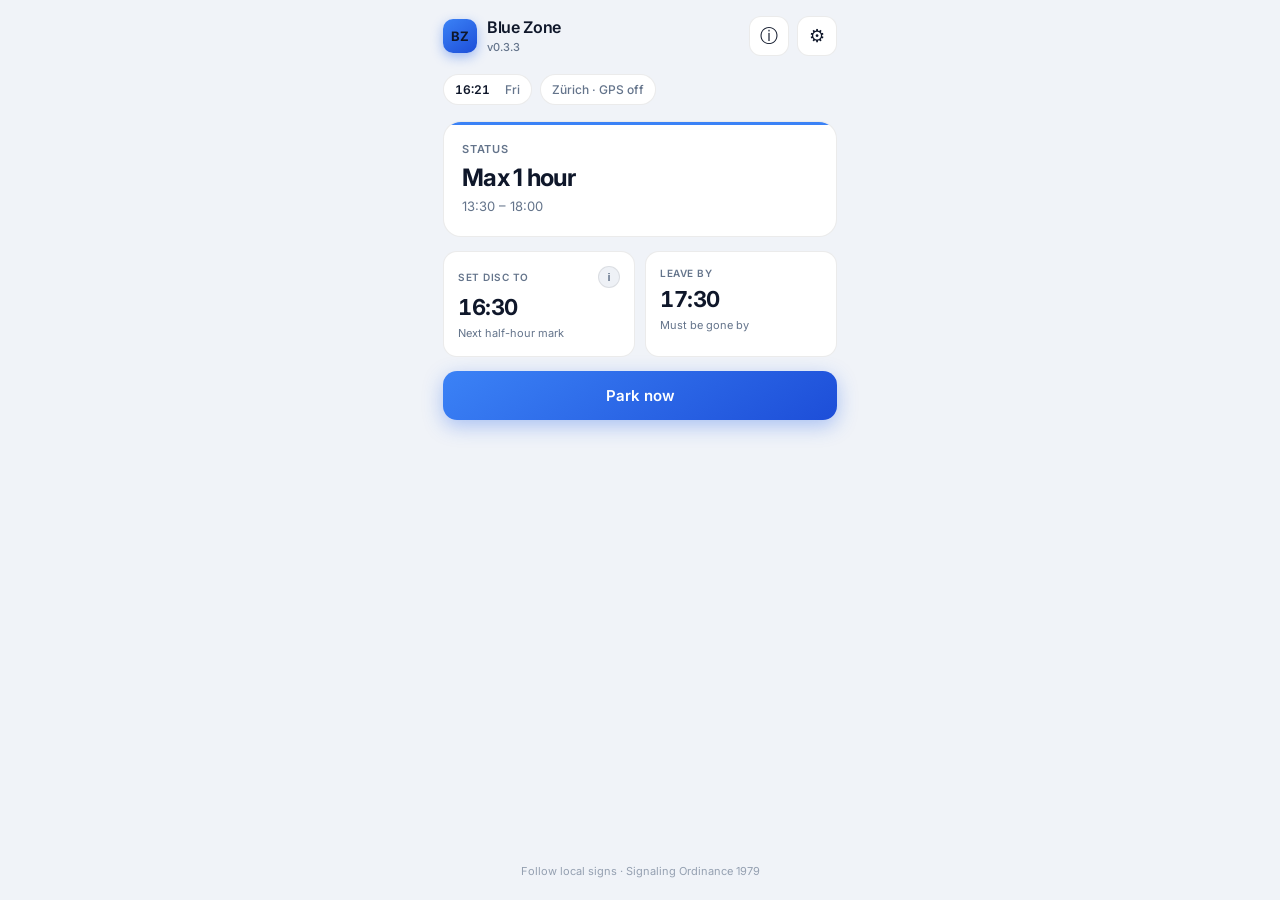
<file: docs/index.html>
<!DOCTYPE html>
<html lang="en">
<head>
  <meta charset="UTF-8" />
  <meta name="viewport" content="width=device-width, initial-scale=1, viewport-fit=cover" />
  <meta name="theme-color" content="#0a0f1a" />
  <meta name="apple-mobile-web-app-capable" content="yes" />
  <meta name="apple-mobile-web-app-status-bar-style" content="black-translucent" />
  <meta name="mobile-web-app-capable" content="yes" />
  <link rel="manifest" href="manifest.webmanifest" />
  <link rel="icon" type="image/png" sizes="32x32" href="icons/icon-32.png" />
  <link rel="icon" type="image/png" sizes="16x16" href="icons/icon-16.png" />
  <link rel="apple-touch-icon" href="icons/icon-180.png" />
  <title>Blue Zone</title>
  <link rel="preconnect" href="https://fonts.googleapis.com" />
  <link rel="preconnect" href="https://fonts.gstatic.com" crossorigin />
  <link href="https://fonts.googleapis.com/css2?family=Inter:wght@400;500;600;700&display=swap" rel="stylesheet" />
  <style>
    :root {
      --bg: #0a0f1a;
      --surface: #121a2b;
      --surface-2: #1a2438;
      --border: rgba(255, 255, 255, 0.08);
      --text: #e8eef8;
      --muted: #8b9bb4;
      --accent: #2563eb;
      --accent-bright: #3b82f6;
      --accent-soft: rgba(37, 99, 235, 0.18);
      --ok: #22c55e;
      --ok-soft: rgba(34, 197, 94, 0.14);
      --warn: #f59e0b;
      --warn-soft: rgba(245, 158, 11, 0.14);
      --danger: #ef4444;
      --danger-soft: rgba(239, 68, 68, 0.14);
      --disc-blue: #1e4fd6;
      --disc-blue-dark: #1639a8;
      --disc-rim: #0f2a7a;
      --radius: 18px;
      --safe-top: env(safe-area-inset-top, 0px);
      --safe-bottom: env(safe-area-inset-bottom, 0px);
    }

    * { box-sizing: border-box; margin: 0; padding: 0; -webkit-tap-highlight-color: transparent; }

    html, body {
      height: 100%;
      background: var(--bg);
      color: var(--text);
      font-family: "Inter", system-ui, -apple-system, sans-serif;
      font-size: 16px;
      line-height: 1.45;
      -webkit-font-smoothing: antialiased;
    }

    body {
      min-height: 100dvh;
      display: flex;
      flex-direction: column;
      max-width: 430px;
      margin: 0 auto;
      padding: calc(16px + var(--safe-top)) 18px calc(20px + var(--safe-bottom));
      position: relative;
      overflow-x: hidden;
    }

    /* ─── Header ─── */
    .topbar {
      display: flex;
      align-items: center;
      justify-content: space-between;
      margin-bottom: 18px;
      gap: 12px;
    }
    .brand {
      display: flex;
      align-items: center;
      gap: 10px;
    }
    .brand-mark {
      width: 34px; height: 34px;
      border-radius: 10px;
      background: linear-gradient(145deg, #3b82f6, #1d4ed8);
      display: grid; place-items: center;
      font-weight: 700; font-size: 13px;
      box-shadow: 0 4px 12px rgba(37, 99, 235, 0.4);
    }
    .brand-name { font-weight: 600; font-size: 16px; letter-spacing: -0.02em; }
    .brand-ver { font-size: 11px; color: var(--muted); font-weight: 500; }

    .icon-btn {
      width: 40px; height: 40px;
      border-radius: 12px;
      border: 1px solid var(--border);
      background: var(--surface);
      color: var(--text);
      display: grid; place-items: center;
      cursor: pointer;
      font-size: 18px;
      transition: background 0.15s;
    }
    .icon-btn:active { background: var(--surface-2); }

    /* ─── Meta row (time · location · holiday) ─── */
    .meta-row {
      display: flex;
      flex-wrap: wrap;
      gap: 8px;
      margin-bottom: 16px;
      align-items: center;
    }
    .chip {
      display: inline-flex;
      align-items: center;
      gap: 6px;
      padding: 6px 11px;
      border-radius: 999px;
      background: var(--surface);
      border: 1px solid var(--border);
      font-size: 12px;
      font-weight: 500;
      color: var(--muted);
      font-variant-numeric: tabular-nums;
    }
    .chip strong { color: var(--text); font-weight: 600; }
    .chip-holiday {
      background: var(--ok-soft);
      border-color: rgba(34, 197, 94, 0.3);
      color: var(--ok);
    }
    .chip-holiday strong { color: var(--ok); }
    .chip.hidden { display: none; }

    /* ─── Status ─── */
    .status {
      background: var(--surface);
      border: 1px solid var(--border);
      border-radius: var(--radius);
      padding: 20px 18px;
      margin-bottom: 14px;
      position: relative;
      overflow: hidden;
    }
    .status::before {
      content: "";
      position: absolute;
      top: 0; left: 0; right: 0;
      height: 3px;
      background: var(--status-color, var(--accent));
    }
    .status-label {
      font-size: 11px;
      font-weight: 600;
      text-transform: uppercase;
      letter-spacing: 0.07em;
      color: var(--muted);
      margin-bottom: 6px;
    }
    .status-title {
      font-size: 24px;
      font-weight: 700;
      letter-spacing: -0.03em;
      line-height: 1.2;
      margin-bottom: 4px;
    }
    .status-sub { font-size: 13px; color: var(--muted); }

    /* ─── Disc row ─── */
    .disc-row {
      display: grid;
      grid-template-columns: 1fr 1fr;
      gap: 10px;
      margin-bottom: 14px;
    }
    .tile {
      background: var(--surface);
      border: 1px solid var(--border);
      border-radius: 14px;
      padding: 14px;
      position: relative;
    }
    .tile-label {
      font-size: 10px;
      font-weight: 600;
      text-transform: uppercase;
      letter-spacing: 0.05em;
      color: var(--muted);
      margin-bottom: 4px;
      display: flex;
      align-items: center;
      justify-content: space-between;
    }
    .tile-value {
      font-size: 22px;
      font-weight: 700;
      letter-spacing: -0.02em;
      font-variant-numeric: tabular-nums;
    }
    .tile-hint { font-size: 11px; color: var(--muted); margin-top: 2px; }
    .info-mini {
      width: 22px; height: 22px;
      border-radius: 50%;
      border: 1px solid var(--border);
      background: var(--surface-2);
      color: var(--muted);
      font-size: 11px;
      font-weight: 700;
      display: grid; place-items: center;
      cursor: pointer;
      padding: 0;
    }

    /* ─── Timer card (active session) ─── */
    .timer-card {
      display: none;
      background: linear-gradient(160deg, #152038, #121a2b);
      border: 1px solid rgba(59, 130, 246, 0.35);
      border-radius: var(--radius);
      padding: 18px;
      margin-bottom: 14px;
      text-align: center;
    }
    .timer-card.active { display: block; }
    .timer-label {
      font-size: 11px;
      font-weight: 600;
      text-transform: uppercase;
      letter-spacing: 0.06em;
      color: var(--muted);
      margin-bottom: 6px;
    }
    .timer-value {
      font-size: 40px;
      font-weight: 700;
      letter-spacing: -0.03em;
      font-variant-numeric: tabular-nums;
      color: var(--accent-bright);
      line-height: 1.1;
    }
    .timer-value.warn { color: var(--warn); }
    .timer-value.danger { color: var(--danger); }
    .timer-meta {
      font-size: 12px;
      color: var(--muted);
      margin-top: 6px;
    }
    .timer-actions {
      display: flex;
      gap: 8px;
      margin-top: 14px;
      justify-content: center;
    }

    /* ─── Primary actions ─── */
    .actions {
      display: flex;
      flex-direction: column;
      gap: 10px;
      margin-bottom: 16px;
    }
    .btn {
      display: flex;
      align-items: center;
      justify-content: center;
      gap: 8px;
      padding: 15px 18px;
      border-radius: 14px;
      border: none;
      font-family: inherit;
      font-size: 15px;
      font-weight: 600;
      cursor: pointer;
      transition: transform 0.1s, opacity 0.15s;
    }
    .btn:active { transform: scale(0.98); }
    .btn:disabled { opacity: 0.45; cursor: not-allowed; transform: none; }
    .btn-primary {
      background: linear-gradient(145deg, #3b82f6, #1d4ed8);
      color: #fff;
      box-shadow: 0 6px 20px rgba(37, 99, 235, 0.35);
    }
    .btn-secondary {
      background: var(--surface);
      color: var(--text);
      border: 1px solid var(--border);
    }
    .btn-danger {
      background: var(--danger-soft);
      color: var(--danger);
      border: 1px solid rgba(239, 68, 68, 0.3);
    }
    .btn-sm {
      padding: 10px 14px;
      font-size: 13px;
      border-radius: 10px;
    }

    /* ─── Sheets / overlays ─── */
    .overlay {
      position: fixed;
      inset: 0;
      background: rgba(0, 0, 0, 0.55);
      backdrop-filter: blur(4px);
      z-index: 40;
      opacity: 0;
      pointer-events: none;
      transition: opacity 0.2s;
    }
    .overlay.open { opacity: 1; pointer-events: auto; }

    .sheet {
      position: fixed;
      left: 50%;
      bottom: 0;
      transform: translate(-50%, 100%);
      width: 100%;
      max-width: 430px;
      max-height: 88dvh;
      background: var(--surface);
      border-radius: 22px 22px 0 0;
      border: 1px solid var(--border);
      border-bottom: none;
      z-index: 50;
      padding: 12px 20px calc(24px + var(--safe-bottom));
      overflow-y: auto;
      transition: transform 0.28s cubic-bezier(0.32, 0.72, 0, 1);
    }
    .sheet.open { transform: translate(-50%, 0); }
    .sheet-handle {
      width: 36px; height: 4px;
      border-radius: 2px;
      background: var(--border);
      margin: 0 auto 16px;
    }
    .sheet-title {
      font-size: 18px;
      font-weight: 700;
      letter-spacing: -0.02em;
      margin-bottom: 14px;
    }
    .sheet-close {
      position: absolute;
      top: 16px; right: 16px;
      width: 32px; height: 32px;
      border-radius: 50%;
      border: 1px solid var(--border);
      background: var(--surface-2);
      color: var(--muted);
      font-size: 16px;
      cursor: pointer;
      display: grid; place-items: center;
    }

    /* ─── Skeuomorphic parking disc ─── */
    .disc-showcase {
      display: flex;
      flex-direction: column;
      align-items: center;
      gap: 16px;
      padding: 8px 0 12px;
    }
    .parking-disc {
      width: 240px;
      height: 240px;
      border-radius: 50%;
      background:
        radial-gradient(circle at 35% 30%, rgba(255,255,255,0.18), transparent 45%),
        linear-gradient(160deg, #2b6cff 0%, var(--disc-blue) 45%, var(--disc-blue-dark) 100%);
      box-shadow:
        0 0 0 10px var(--disc-rim),
        0 0 0 14px #0a1f5c,
        0 18px 40px rgba(0, 0, 0, 0.45),
        inset 0 2px 6px rgba(255,255,255,0.25),
        inset 0 -4px 12px rgba(0,0,0,0.25);
      position: relative;
      display: grid;
      place-items: center;
    }
    .disc-wheel {
      width: 68%;
      height: 68%;
      border-radius: 50%;
      background: radial-gradient(circle at 40% 32%, #fff, #f4f6fa 55%, #dbe3ef 100%);
      box-shadow: inset 0 2px 8px rgba(0,0,0,0.12), 0 2px 6px rgba(0,0,0,0.18);
      position: absolute;
      left: 50%;
      top: 50%;
      margin: 0;
      transform: translate(-50%, -50%) rotate(0deg);
      transition: transform 1.35s cubic-bezier(0.22, 1.15, 0.36, 1);
    }
    .disc-pointer {
      position: absolute;
      left: 50%;
      top: -2px;
      width: 0;
      height: 0;
      border-left: 7px solid transparent;
      border-right: 7px solid transparent;
      border-bottom: 16px solid #dc2626;
      transform: translateX(-50%);
      filter: drop-shadow(0 1px 1px rgba(0,0,0,0.35));
    }
    .disc-hub {
      width: 42%;
      height: 42%;
      border-radius: 50%;
      background: linear-gradient(180deg, #fff, #e8eef5);
      box-shadow: 0 1px 2px rgba(0,0,0,0.12), 0 0 0 3px #c5d0de;
      position: relative;
      z-index: 2;
      display: flex;
      flex-direction: column;
      align-items: center;
      justify-content: center;
    }
    .disc-face { display: contents; }
    .disc-label-top {
      font-size: 8px;
      font-weight: 700;
      letter-spacing: 0.14em;
      text-transform: uppercase;
      color: #64748b;
    }
    .disc-time-display {
      font-size: 28px;
      font-weight: 800;
      letter-spacing: -0.04em;
      color: #0f172a;
      font-variant-numeric: tabular-nums;
      line-height: 1;
    }
    .disc-label-bot { display: none; }
    .disc-ticks {
      position: absolute;
      inset: 0;
      border-radius: 50%;
    }
    .disc-tick {
      position: absolute;
      width: 2px;
      height: 8px;
      background: rgba(255,255,255,0.4);
      transform-origin: center center;
      pointer-events: none;
    }
    .disc-tick.major { height: 10px; width: 2px; background: rgba(255,255,255,0.85); }
    .disc-hour {
      position: absolute;
      width: 16px;
      font-size: 9px;
      font-weight: 700;
      line-height: 1;
      color: #fff;
      text-align: center;
      font-variant-numeric: tabular-nums;
      pointer-events: none;
    }
    @media (prefers-reduced-motion: reduce) {
      .disc-wheel { transition: none; }
    }

    .disc-help {
      font-size: 13px;
      color: var(--muted);
      text-align: center;
      line-height: 1.5;
      max-width: 280px;
    }
    .disc-help strong { color: var(--text); }

    /* ─── Settings form ─── */
    .field {
      margin-bottom: 16px;
    }
    .field label {
      display: block;
      font-size: 12px;
      font-weight: 600;
      color: var(--muted);
      margin-bottom: 6px;
      text-transform: uppercase;
      letter-spacing: 0.04em;
    }
    .field select, .field input[type="number"] {
      width: 100%;
      padding: 12px 14px;
      border-radius: 12px;
      border: 1px solid var(--border);
      background: var(--surface-2);
      color: var(--text);
      font-family: inherit;
      font-size: 15px;
      font-weight: 500;
      outline: none;
    }
    .field select:focus, .field input:focus {
      border-color: rgba(59, 130, 246, 0.5);
    }
    .toggle-row {
      display: flex;
      align-items: center;
      justify-content: space-between;
      padding: 12px 0;
      border-bottom: 1px solid var(--border);
    }
    .toggle-row:last-child { border-bottom: none; }
    .toggle-row span { font-size: 14px; font-weight: 500; }
    .toggle {
      position: relative;
      width: 44px; height: 26px;
      flex-shrink: 0;
    }
    .toggle input { opacity: 0; width: 0; height: 0; }
    .toggle-slider {
      position: absolute; inset: 0;
      background: var(--surface-2);
      border-radius: 999px;
      border: 1px solid var(--border);
      cursor: pointer;
      transition: background 0.2s;
    }
    .toggle-slider::before {
      content: "";
      position: absolute;
      width: 20px; height: 20px;
      left: 2px; top: 2px;
      background: var(--muted);
      border-radius: 50%;
      transition: transform 0.2s, background 0.2s;
    }
    .toggle input:checked + .toggle-slider {
      background: var(--accent-soft);
      border-color: rgba(59, 130, 246, 0.45);
    }
    .toggle input:checked + .toggle-slider::before {
      transform: translateX(18px);
      background: var(--accent-bright);
    }

    /* ─── Rules content ─── */
    .rules h3 {
      font-size: 13px;
      font-weight: 600;
      color: var(--text);
      margin: 14px 0 6px;
    }
    .rules h3:first-child { margin-top: 0; }
    .rules p, .rules li {
      font-size: 13px;
      color: var(--muted);
      line-height: 1.55;
    }
    .rules ul { padding-left: 18px; margin: 4px 0 8px; }
    .rules li { margin-bottom: 3px; }
    .rules strong { color: var(--text); font-weight: 500; }

    .footer-note {
      margin-top: auto;
      padding-top: 12px;
      text-align: center;
      font-size: 11px;
      color: var(--muted);
      opacity: 0.65;
    }

    .toast {
      position: fixed;
      left: 50%;
      bottom: calc(24px + var(--safe-bottom));
      transform: translateX(-50%) translateY(80px);
      background: var(--surface-2);
      border: 1px solid var(--border);
      color: var(--text);
      padding: 12px 18px;
      border-radius: 12px;
      font-size: 13px;
      font-weight: 500;
      z-index: 60;
      opacity: 0;
      transition: transform 0.25s, opacity 0.25s;
      max-width: 90%;
      text-align: center;
      box-shadow: 0 8px 30px rgba(0,0,0,0.35);
    }
    .toast.show {
      transform: translateX(-50%) translateY(0);
      opacity: 1;
    }

    @media (prefers-color-scheme: light) {
      :root {
        --bg: #f0f3f8;
        --surface: #ffffff;
        --surface-2: #eef1f6;
        --border: rgba(0, 0, 0, 0.08);
        --text: #0f172a;
        --muted: #64748b;
      }
    }
  </style>
</head>
<body>
  <!-- Top bar -->
  <header class="topbar">
    <div class="brand">
      <div class="brand-mark">BZ</div>
      <div>
        <div class="brand-name">Blue Zone</div>
        <div class="brand-ver" id="appVersion">v0.3.3</div>
      </div>
    </div>
    <div style="display:flex;gap:8px">
      <button type="button" class="icon-btn" id="btnInfo" title="Rules" aria-label="Rules">ⓘ</button>
      <button type="button" class="icon-btn" id="btnSettings" title="Settings" aria-label="Settings">⚙</button>
    </div>
  </header>

  <!-- Meta: time · location · holiday -->
  <div class="meta-row">
    <div class="chip" id="chipTime"><strong id="clockTime">--:--</strong>&nbsp;<span id="clockDay">—</span></div>
    <div class="chip" id="chipLoc"><span id="locLabel">Locating…</span></div>
    <div class="chip chip-holiday hidden" id="chipHoliday"><strong id="holidayLabel">Holiday</strong></div>
  </div>

  <!-- Status -->
  <section class="status" id="statusCard">
    <div class="status-label">Status</div>
    <div class="status-title" id="statusTitle">Checking…</div>
    <div class="status-sub" id="statusSub"></div>
  </section>

  <!-- Disc / leave-by -->
  <div class="disc-row">
    <div class="tile">
      <div class="tile-label">
        Set disc to
        <button type="button" class="info-mini" id="btnDiscInfo" title="How to set disc" aria-label="Disc info">i</button>
      </div>
      <div class="tile-value" id="discTime">—</div>
      <div class="tile-hint" id="discHint">Next half-hour</div>
    </div>
    <div class="tile">
      <div class="tile-label">Leave by</div>
      <div class="tile-value" id="leaveBy">—</div>
      <div class="tile-hint" id="leaveHint">Max stay</div>
    </div>
  </div>

  <!-- Active parking timer -->
  <div class="timer-card" id="timerCard">
    <div class="timer-label">Time remaining</div>
    <div class="timer-value" id="timerValue">--:--</div>
    <div class="timer-meta" id="timerMeta">Parked · leave by —</div>
    <div class="timer-actions">
      <button type="button" class="btn btn-danger btn-sm" id="btnEndPark">End parking</button>
    </div>
  </div>

  <!-- Primary CTA -->
  <div class="actions">
    <button type="button" class="btn btn-primary" id="btnPark">Park now</button>
  </div>

  <p class="footer-note">Follow local signs · Signaling Ordinance 1979</p>

  <!-- Overlay -->
  <div class="overlay" id="overlay"></div>

  <!-- Disc info sheet (skeuomorphic) -->
  <div class="sheet" id="sheetDisc" role="dialog" aria-labelledby="discSheetTitle">
    <div class="sheet-handle"></div>
    <button type="button" class="sheet-close" data-close aria-label="Close">×</button>
    <div class="sheet-title" id="discSheetTitle">Set your disc</div>
    <div class="disc-showcase">
      <div class="parking-disc" aria-hidden="true">
        <div class="disc-ticks" id="discTicks"></div>
        <div class="disc-wheel" id="discWheel">
          <span class="disc-pointer"></span>
        </div>
        <div class="disc-hub">
          <div class="disc-label-top">Set to</div>
          <div class="disc-time-display" id="discFaceTime">—</div>
        </div>
      </div>
      <p class="disc-help">
        Set the wheel to the <strong>next half-hour mark after</strong> you arrive.<br />
        Example: arrive <strong>9:05</strong> → set <strong>9:30</strong> → leave by <strong>10:30</strong>.
      </p>
    </div>
  </div>

  <!-- Rules sheet -->
  <div class="sheet" id="sheetRules" role="dialog" aria-labelledby="rulesTitle">
    <div class="sheet-handle"></div>
    <button type="button" class="sheet-close" data-close aria-label="Close">×</button>
    <div class="sheet-title" id="rulesTitle">Rules</div>
    <div class="rules">
      <h3>Time limits (Mon–Sat)</h3>
      <ul>
        <li>08:00–11:30 &amp; 13:30–18:00 → max <strong>1 hour</strong></li>
        <li>Arrival 11:30–13:30 → valid until <strong>14:30</strong></li>
        <li>Arrival 18:00–08:00 → valid until <strong>09:00</strong></li>
      </ul>
      <h3>Sundays &amp; public holidays</h3>
      <p>No time limit unless an extra sign says otherwise.</p>
      <h3>Setting the disc</h3>
      <p>Set the wheel to the <strong>next time-line after</strong> arrival. Electronic discs are not permitted. Disc must be clearly visible and upright.</p>
      <h3>No disc needed</h3>
      <p>19:00–07:59 if you rejoin traffic before 08:00.</p>
      <h3>Invalid if</h3>
      <ul>
        <li>Slanted or not fully visible</li>
        <li>Arrival time set incorrectly</li>
        <li>Max parking time exceeded</li>
        <li>Time re-adjusted without rejoining traffic</li>
      </ul>
      <h3>Where to get a disc</h3>
      <ul>
        <li>Transport Service licensing office — Mühlegasse 18</li>
        <li>Zurich City Police guards</li>
        <li>Specialist retailers</li>
      </ul>
      <p style="margin-top:12px;font-size:11px;opacity:0.7">Legal basis: Signaling Ordinance of 5 September 1979. Always follow local signs.</p>
    </div>
  </div>

  <!-- Settings sheet -->
  <div class="sheet" id="sheetSettings" role="dialog" aria-labelledby="settingsTitle">
    <div class="sheet-handle"></div>
    <button type="button" class="sheet-close" data-close aria-label="Close">×</button>
    <div class="sheet-title" id="settingsTitle">Settings</div>

    <div class="field">
      <label for="setCanton">Canton</label>
      <select id="setCanton">
        <option value="ZH">Zürich</option>
        <option value="BE">Bern</option>
        <option value="GE">Genève</option>
        <option value="VD">Vaud</option>
        <option value="BS">Basel-Stadt</option>
        <option value="BL">Basel-Land</option>
        <option value="AG">Aargau</option>
        <option value="SG">St. Gallen</option>
        <option value="LU">Luzern</option>
        <option value="TI">Ticino</option>
        <option value="VS">Valais</option>
        <option value="ZG">Zug</option>
        <option value="FR">Fribourg</option>
        <option value="SO">Solothurn</option>
        <option value="TG">Thurgau</option>
        <option value="SH">Schaffhausen</option>
        <option value="GR">Graubünden</option>
        <option value="NE">Neuchâtel</option>
        <option value="JU">Jura</option>
        <option value="SZ">Schwyz</option>
        <option value="UR">Uri</option>
        <option value="OW">Obwalden</option>
        <option value="NW">Nidwalden</option>
        <option value="GL">Glarus</option>
        <option value="AR">Appenzell AR</option>
        <option value="AI">Appenzell IR</option>
      </select>
    </div>

    <div class="field">
      <label for="setNotifyMins">Notify before expiry (minutes)</label>
      <input type="number" id="setNotifyMins" min="1" max="60" step="1" value="10" />
    </div>

    <div class="toggle-row">
      <span>Enable notifications</span>
      <label class="toggle">
        <input type="checkbox" id="setNotifyOn" checked />
        <span class="toggle-slider"></span>
      </label>
    </div>

    <div class="toggle-row">
      <span>Treat as public holiday</span>
      <label class="toggle">
        <input type="checkbox" id="setForceHoliday" />
        <span class="toggle-slider"></span>
      </label>
    </div>

    <div class="toggle-row">
      <span>Auto-detect location</span>
      <label class="toggle">
        <input type="checkbox" id="setAutoLoc" checked />
        <span class="toggle-slider"></span>
      </label>
    </div>

    <p style="font-size:12px;color:var(--muted);margin-top:16px" id="settingsMeta">Holidays: —</p>
  </div>

  <div class="toast" id="toast" role="status"></div>

  <script>
  /**
   * Blue Zone Parking — v0.3.3
   * Extensible client-side app. No backend. State in localStorage.
   * Security: no eval, no user HTML injection, API responses validated lightly.
   */
  (function () {
    "use strict";

    const VERSION = "0.3.3";
    const STORAGE = {
      settings: "bz.settings.v1",
      session: "bz.session.v1",
      holidays: "bz.holidays.v1",
      notified: "bz.notified.v1"
    };

    const CANTON_CENTERS = {
      ZH: [47.3769, 8.5417], BE: [46.9480, 7.4474], GE: [46.2044, 6.1432],
      VD: [46.5197, 6.6323], BS: [47.5596, 7.5886], BL: [47.4416, 7.7649],
      AG: [47.3900, 8.0450], SG: [47.4245, 9.3767], LU: [47.0502, 8.3093],
      TI: [46.2044, 9.0211], VS: [46.2333, 7.6000], ZG: [47.1662, 8.5155],
      FR: [46.8065, 7.1620], SO: [47.2088, 7.5323], TG: [47.6038, 9.0550],
      SH: [47.6973, 8.6349], GR: [46.8499, 9.5329], NE: [46.9900, 6.9293],
      JU: [47.3654, 7.3452], SZ: [47.0207, 8.6530], UR: [46.8804, 8.6444],
      OW: [46.8770, 8.2510], NW: [46.9268, 8.3850], GL: [47.0404, 9.0672],
      AR: [47.3667, 9.3000], AI: [47.3308, 9.4090]
    };

    const CANTON_NAMES = {
      ZH: "Zürich", BE: "Bern", GE: "Genève", VD: "Vaud", BS: "Basel-Stadt",
      BL: "Basel-Land", AG: "Aargau", SG: "St. Gallen", LU: "Luzern", TI: "Ticino",
      VS: "Valais", ZG: "Zug", FR: "Fribourg", SO: "Solothurn", TG: "Thurgau",
      SH: "Schaffhausen", GR: "Graubünden", NE: "Neuchâtel", JU: "Jura", SZ: "Schwyz",
      UR: "Uri", OW: "Obwalden", NW: "Nidwalden", GL: "Glarus", AR: "Appenzell AR", AI: "Appenzell IR"
    };

    const DAYS = ["Sun", "Mon", "Tue", "Wed", "Thu", "Fri", "Sat"];

    /** @type {{ canton: string, notifyMins: number, notifyOn: boolean, forceHoliday: boolean, autoLoc: boolean }} */
    let settings = {
      canton: "ZH",
      notifyMins: 10,
      notifyOn: true,
      forceHoliday: false,
      autoLoc: true
    };

    /** @type {{ date: string, name: string }[]} */
    let holidays = [];

    /** @type {{ startMs: number, leaveByMs: number, discLabel: string, leaveLabel: string } | null} */
    let session = null;

    let autoHolidayName = "";
    let tickTimer = null;
    let notifiedForSession = false;

    // ─── DOM helpers ───
    const $ = (id) => document.getElementById(id);

    function pad(n) { return String(n).padStart(2, "0"); }
    function formatTime(d) { return pad(d.getHours()) + ":" + pad(d.getMinutes()); }
    function dateKey(d) {
      return d.getFullYear() + "-" + pad(d.getMonth() + 1) + "-" + pad(d.getDate());
    }
    function minutesSinceMidnight(d) { return d.getHours() * 60 + d.getMinutes(); }
    function fromMinutes(m) {
      const h = Math.floor(((m % 1440) + 1440) % 1440 / 60);
      const min = ((m % 1440) + 1440) % 1440 % 60;
      return pad(h) + ":" + pad(min);
    }
    function nextTimeLineAfter(mins) {
      const h = Math.floor(mins / 60);
      const m = mins % 60;
      if (m === 0) return h * 60 + 30;
      if (m < 30) return h * 60 + 30;
      return (h + 1) * 60;
    }

    function toast(msg, ms) {
      const el = $("toast");
      el.textContent = msg;
      el.classList.add("show");
      clearTimeout(toast._t);
      toast._t = setTimeout(function () { el.classList.remove("show"); }, ms || 2800);
    }

    function loadJSON(key, fallback) {
      try {
        const raw = localStorage.getItem(key);
        if (!raw) return fallback;
        return JSON.parse(raw);
      } catch (_) { return fallback; }
    }
    function saveJSON(key, val) {
      try { localStorage.setItem(key, JSON.stringify(val)); } catch (_) {}
    }

    // ─── Settings ───
    function loadSettings() {
      const s = loadJSON(STORAGE.settings, null);
      if (s && typeof s === "object") {
        settings = Object.assign({}, settings, s);
      }
      $("setCanton").value = settings.canton;
      $("setNotifyMins").value = String(settings.notifyMins);
      $("setNotifyOn").checked = !!settings.notifyOn;
      $("setForceHoliday").checked = !!settings.forceHoliday;
      $("setAutoLoc").checked = !!settings.autoLoc;
    }

    function persistSettings() {
      settings.canton = $("setCanton").value;
      settings.notifyMins = Math.min(60, Math.max(1, parseInt($("setNotifyMins").value, 10) || 10));
      settings.notifyOn = $("setNotifyOn").checked;
      settings.forceHoliday = $("setForceHoliday").checked;
      settings.autoLoc = $("setAutoLoc").checked;
      saveJSON(STORAGE.settings, settings);
      $("setNotifyMins").value = String(settings.notifyMins);
    }

    // ─── Holidays ───
    function loadCachedHolidays() {
      const cached = loadJSON(STORAGE.holidays, null);
      if (cached && cached.canton === settings.canton && Array.isArray(cached.holidays)) {
        holidays = cached.holidays;
      }
    }

    async function fetchHolidays(canton) {
      const year = new Date().getFullYear();
      const urls = [
        "https://openholidaysapi.org/PublicHolidays?countryIsoCode=CH&languageIsoCode=EN&validFrom=" + year + "-01-01&validTo=" + year + "-12-31&subdivisionCode=CH-" + canton,
        "https://openholidaysapi.org/PublicHolidays?countryIsoCode=CH&languageIsoCode=EN&validFrom=" + (year + 1) + "-01-01&validTo=" + (year + 1) + "-12-31&subdivisionCode=CH-" + canton
      ];
      try {
        const results = await Promise.all(urls.map(function (u) {
          return fetch(u).then(function (r) { return r.ok ? r.json() : []; });
        }));
        const map = new Map();
        results.forEach(function (arr) {
          if (!Array.isArray(arr)) return;
          arr.forEach(function (h) {
            if (!h || (h.type !== "Public" && h.type !== "Optional")) return;
            if (typeof h.startDate !== "string") return;
            const name = (h.name && h.name[0] && h.name[0].text) || "Public holiday";
            if (!map.has(h.startDate)) map.set(h.startDate, { date: h.startDate, name: String(name).slice(0, 80) });
          });
        });
        holidays = Array.from(map.values());
        saveJSON(STORAGE.holidays, { canton: canton, year: year, holidays: holidays });
        $("settingsMeta").textContent = "Holidays loaded for CH-" + canton + " · OpenHolidays API";
      } catch (_) {
        $("settingsMeta").textContent = "Holiday data offline — use toggle if needed";
      }
      refreshHolidayChip();
      updateUI();
    }

    function todayIsHoliday() {
      if (settings.forceHoliday) return { yes: true, name: "Public holiday (manual)" };
      const key = dateKey(new Date());
      const found = holidays.find(function (h) { return h.date === key; });
      if (found) return { yes: true, name: found.name };
      return { yes: false, name: "" };
    }

    function refreshHolidayChip() {
      const hol = todayIsHoliday();
      const isSun = new Date().getDay() === 0;
      const chip = $("chipHoliday");
      if (hol.yes || isSun) {
        chip.classList.remove("hidden");
        $("holidayLabel").textContent = hol.yes ? hol.name : "Sunday";
        autoHolidayName = hol.yes ? hol.name : "Sunday";
      } else {
        chip.classList.add("hidden");
        autoHolidayName = "";
      }
    }

    // ─── Location ───
    function haversine(lat1, lon1, lat2, lon2) {
      const R = 6371;
      const dLat = (lat2 - lat1) * Math.PI / 180;
      const dLon = (lon2 - lon1) * Math.PI / 180;
      const a = Math.sin(dLat / 2) * Math.sin(dLat / 2) +
        Math.cos(lat1 * Math.PI / 180) * Math.cos(lat2 * Math.PI / 180) *
        Math.sin(dLon / 2) * Math.sin(dLon / 2);
      return R * 2 * Math.atan2(Math.sqrt(a), Math.sqrt(1 - a));
    }

    function nearestCanton(lat, lon) {
      let best = "ZH", bestDist = Infinity;
      Object.keys(CANTON_CENTERS).forEach(function (code) {
        const c = CANTON_CENTERS[code];
        const d = haversine(lat, lon, c[0], c[1]);
        if (d < bestDist) { bestDist = d; best = code; }
      });
      return best;
    }

    function setLocLabel(text) {
      $("locLabel").textContent = text;
    }

    function detectLocation() {
      if (!settings.autoLoc) {
        setLocLabel(CANTON_NAMES[settings.canton] || settings.canton);
        return;
      }
      if (!navigator.geolocation) {
        setLocLabel(CANTON_NAMES[settings.canton] || settings.canton);
        return;
      }
      setLocLabel("Locating…");
      navigator.geolocation.getCurrentPosition(
        function (pos) {
          const code = nearestCanton(pos.coords.latitude, pos.coords.longitude);
          if (code !== settings.canton) {
            settings.canton = code;
            $("setCanton").value = code;
            saveJSON(STORAGE.settings, settings);
            fetchHolidays(code);
          }
          setLocLabel(CANTON_NAMES[code] || code);
        },
        function () {
          setLocLabel((CANTON_NAMES[settings.canton] || settings.canton) + " · GPS off");
        },
        { enableHighAccuracy: false, timeout: 10000, maximumAge: 300000 }
      );
    }

    // ─── Rules engine ───
    /**
     * @returns {{ title: string, sub: string, disc: string|null, leaveBy: string|null, color: string, free: boolean }}
     */
    function computeRules(now) {
      const hol = todayIsHoliday();
      const isSun = now.getDay() === 0;
      const mins = minutesSinceMidnight(now);

      if (hol.yes || isSun) {
        return {
          title: "No time limit",
          sub: hol.yes ? (hol.name + " · free unless extra sign") : "Sunday · free unless extra sign",
          disc: null,
          leaveBy: null,
          color: "var(--ok)",
          free: true
        };
      }

      if (mins >= 19 * 60 || mins < 8 * 60) {
        if (mins < 8 * 60) {
          const setTo = nextTimeLineAfter(mins);
          return {
            title: "Valid until 09:00",
            sub: "Arrival before 08:00",
            disc: fromMinutes(setTo),
            leaveBy: "09:00",
            color: "var(--warn)",
            free: false
          };
        }
        return {
          title: "No disc needed",
          sub: "Until 08:00 if you leave before then",
          disc: null,
          leaveBy: "08:00",
          color: "var(--accent-bright)",
          free: true
        };
      }

      if (mins >= 8 * 60 && mins < 11 * 60 + 30) {
        const setTo = nextTimeLineAfter(mins);
        return {
          title: "Max 1 hour",
          sub: "08:00 – 11:30",
          disc: fromMinutes(setTo),
          leaveBy: fromMinutes(setTo + 60),
          color: "var(--accent-bright)",
          free: false
        };
      }

      if (mins >= 11 * 60 + 30 && mins < 13 * 60 + 30) {
        const setTo = nextTimeLineAfter(mins);
        return {
          title: "Valid until 14:30",
          sub: "Midday window (11:30–13:30)",
          disc: fromMinutes(setTo),
          leaveBy: "14:30",
          color: "var(--warn)",
          free: false
        };
      }

      if (mins >= 13 * 60 + 30 && mins < 18 * 60) {
        const setTo = nextTimeLineAfter(mins);
        return {
          title: "Max 1 hour",
          sub: "13:30 – 18:00",
          disc: fromMinutes(setTo),
          leaveBy: fromMinutes(setTo + 60),
          color: "var(--accent-bright)",
          free: false
        };
      }

      if (mins >= 18 * 60 && mins < 19 * 60) {
        const setTo = nextTimeLineAfter(mins);
        return {
          title: "Valid until 09:00",
          sub: "Evening arrival",
          disc: fromMinutes(setTo),
          leaveBy: "09:00",
          color: "var(--warn)",
          free: false
        };
      }

      return {
        title: "Check signs",
        sub: "Unable to determine for this moment",
        disc: null,
        leaveBy: null,
        color: "var(--muted)",
        free: false
      };
    }

    // ─── Session / timer ───
    function loadSession() {
      const s = loadJSON(STORAGE.session, null);
      if (s && typeof s.leaveByMs === "number" && s.leaveByMs > Date.now() - 60000) {
        session = s;
        notifiedForSession = !!loadJSON(STORAGE.notified, false);
      } else {
        session = null;
        localStorage.removeItem(STORAGE.session);
        localStorage.removeItem(STORAGE.notified);
      }
    }

    function startPark() {
      const now = new Date();
      const rules = computeRules(now);
      if (rules.free && !rules.leaveBy) {
        toast("No time limit right now — no timer needed");
        return;
      }
      if (!rules.leaveBy) {
        toast("Cannot start timer — check local signs");
        return;
      }

      // Build leave-by Date from label (HH:MM), handling overnight
      const parts = rules.leaveBy.split(":");
      const leave = new Date(now);
      leave.setSeconds(0, 0);
      leave.setHours(parseInt(parts[0], 10), parseInt(parts[1], 10), 0, 0);
      if (leave.getTime() <= now.getTime()) {
        leave.setDate(leave.getDate() + 1);
      }

      session = {
        startMs: now.getTime(),
        leaveByMs: leave.getTime(),
        discLabel: rules.disc || "—",
        leaveLabel: rules.leaveBy
      };
      notifiedForSession = false;
      saveJSON(STORAGE.session, session);
      localStorage.removeItem(STORAGE.notified);
      updateUI();
      requestNotifyPermission();
      toast("Parking started · leave by " + rules.leaveBy);
    }

    function endPark() {
      session = null;
      localStorage.removeItem(STORAGE.session);
      localStorage.removeItem(STORAGE.notified);
      notifiedForSession = false;
      updateUI();
      toast("Parking ended");
    }

    function formatRemaining(ms) {
      if (ms <= 0) return "00:00";
      const totalSec = Math.floor(ms / 1000);
      const h = Math.floor(totalSec / 3600);
      const m = Math.floor((totalSec % 3600) / 60);
      const s = totalSec % 60;
      if (h > 0) return pad(h) + ":" + pad(m) + ":" + pad(s);
      return pad(m) + ":" + pad(s);
    }

    function updateTimerDisplay() {
      if (!session) return;
      const left = session.leaveByMs - Date.now();
      const el = $("timerValue");
      el.textContent = formatRemaining(left);
      el.classList.remove("warn", "danger");
      if (left <= 0) {
        el.classList.add("danger");
        el.textContent = "00:00";
        $("timerMeta").textContent = "Time expired · move the vehicle";
      } else if (left <= 5 * 60 * 1000) {
        el.classList.add("danger");
        $("timerMeta").textContent = "Leave by " + session.leaveLabel + " · disc " + session.discLabel;
      } else if (left <= settings.notifyMins * 60 * 1000) {
        el.classList.add("warn");
        $("timerMeta").textContent = "Leave by " + session.leaveLabel + " · disc " + session.discLabel;
      } else {
        $("timerMeta").textContent = "Leave by " + session.leaveLabel + " · disc " + session.discLabel;
      }

      // Notification
      if (
        settings.notifyOn &&
        !notifiedForSession &&
        left > 0 &&
        left <= settings.notifyMins * 60 * 1000
      ) {
        sendNotification(
          "Blue Zone — " + formatRemaining(left) + " left",
          "Leave by " + session.leaveLabel + ". Move your vehicle soon."
        );
        notifiedForSession = true;
        saveJSON(STORAGE.notified, true);
      }
    }

    function requestNotifyPermission() {
      if (!settings.notifyOn) return;
      if (!("Notification" in window)) return;
      if (Notification.permission === "default") {
        Notification.requestPermission().catch(function () {});
      }
    }

    function sendNotification(title, body) {
      if (!("Notification" in window)) return;
      if (Notification.permission !== "granted") return;
      try {
        const n = new Notification(title, {
          body: body,
          icon: "icons/icon-192.png",
          tag: "bz-expiry",
          renotify: true
        });
        setTimeout(function () { n.close(); }, 12000);
      } catch (_) {}
    }

    // ─── UI ───
    function updateUI() {
      const now = new Date();
      $("clockTime").textContent = formatTime(now);
      $("clockDay").textContent = DAYS[now.getDay()];
      $("appVersion").textContent = "v" + VERSION;

      refreshHolidayChip();

      const rules = computeRules(now);
      $("statusCard").style.setProperty("--status-color", rules.color);
      $("statusTitle").textContent = rules.title;
      $("statusSub").textContent = rules.sub;
      $("discTime").textContent = rules.disc || "—";
      $("leaveBy").textContent = rules.leaveBy || "—";
      $("discHint").textContent = rules.disc ? "Next half-hour mark" : "Not required";
      $("leaveHint").textContent = rules.leaveBy ? "Must be gone by" : "—";
      $("discFaceTime").textContent = rules.disc || "—";

      // Session UI
      const hasSession = !!session;
      $("timerCard").classList.toggle("active", hasSession);
      $("btnPark").style.display = hasSession ? "none" : "flex";
      $("btnPark").disabled = rules.free && !rules.leaveBy;

      if (hasSession) updateTimerDisplay();
    }

    // ─── Sheets ───
    function openSheet(id) {
      $("overlay").classList.add("open");
      $(id).classList.add("open");
      if (id === "sheetDisc") spinDisc($("discFaceTime").textContent);
    }
    function closeSheets() {
      $("overlay").classList.remove("open");
      document.querySelectorAll(".sheet").forEach(function (el) {
        el.classList.remove("open");
      });
      persistSettings();
      refreshHolidayChip();
      updateUI();
    }

    // ─── Disc ticks (decorative) ───
    function polar(radiusPct, degFromTop) {
      const rad = (degFromTop - 90) * Math.PI / 180;
      return {
        left: (50 + radiusPct * Math.cos(rad)) + "%",
        top: (50 + radiusPct * Math.sin(rad)) + "%",
      };
    }

    function buildDiscTicks() {
      const host = $("discTicks");
      host.innerHTML = "";
      for (let i = 0; i < 48; i++) {
        const t = document.createElement("div");
        t.className = "disc-tick" + (i % 2 === 0 ? " major" : "");
        const p = polar(46.5, i * 7.5);
        t.style.left = p.left;
        t.style.top = p.top;
        t.style.transform = "translate(-50%, -50%) rotate(" + (i * 7.5) + "deg)";
        host.appendChild(t);
      }
      for (let h = 0; h < 24; h++) {
        const el = document.createElement("div");
        el.className = "disc-hour";
        el.textContent = String(h).padStart(2, "0");
        const p = polar(39.5, h * 15);
        el.style.left = p.left;
        el.style.top = p.top;
        el.style.transform = "translate(-50%, -50%)";
        host.appendChild(el);
      }
    }

    function timeToDeg(label) {
      if (!label || !/^\d{1,2}:\d{2}$/.test(label)) return 0;
      const p = label.split(":");
      return ((Number(p[0]) % 24) + Number(p[1]) / 60) * 15;
    }

    function spinDisc(label) {
      const wheel = $("discWheel");
      if (!wheel) return;
      const dest = timeToDeg(label);
      const reduced = window.matchMedia("(prefers-reduced-motion: reduce)").matches;
      if (reduced) {
        wheel.style.transform = "translate(-50%, -50%) rotate(" + dest + "deg)";
        return;
      }
      wheel.style.transition = "none";
      wheel.style.transform = "translate(-50%, -50%) rotate(0deg)";
      requestAnimationFrame(function () {
        requestAnimationFrame(function () {
          wheel.style.transition = "transform 1.35s cubic-bezier(0.22, 1.15, 0.36, 1)";
          wheel.style.transform = "translate(-50%, -50%) rotate(" + dest + "deg)";
        });
      });
    }

    // ─── Events ───
    function bindEvents() {
      $("btnPark").addEventListener("click", startPark);
      $("btnEndPark").addEventListener("click", endPark);
      $("btnInfo").addEventListener("click", function () { openSheet("sheetRules"); });
      $("btnSettings").addEventListener("click", function () { openSheet("sheetSettings"); });
      $("btnDiscInfo").addEventListener("click", function () { openSheet("sheetDisc"); });
      $("overlay").addEventListener("click", closeSheets);
      document.querySelectorAll("[data-close]").forEach(function (btn) {
        btn.addEventListener("click", closeSheets);
      });

      $("setCanton").addEventListener("change", function () {
        persistSettings();
        setLocLabel(CANTON_NAMES[settings.canton] || settings.canton);
        fetchHolidays(settings.canton);
      });
      $("setNotifyMins").addEventListener("change", persistSettings);
      $("setNotifyOn").addEventListener("change", function () {
        persistSettings();
        if (settings.notifyOn) requestNotifyPermission();
      });
      $("setForceHoliday").addEventListener("change", function () {
        persistSettings();
        refreshHolidayChip();
        updateUI();
      });
      $("setAutoLoc").addEventListener("change", function () {
        persistSettings();
        if (settings.autoLoc) detectLocation();
        else setLocLabel(CANTON_NAMES[settings.canton] || settings.canton);
      });
    }

    // ─── Boot ───
    function boot() {
      $("appVersion").textContent = "v" + VERSION;
      loadSettings();
      loadCachedHolidays();
      loadSession();
      buildDiscTicks();
      bindEvents();
      setLocLabel(CANTON_NAMES[settings.canton] || settings.canton);
      detectLocation();
      fetchHolidays(settings.canton);
      updateUI();
      tickTimer = setInterval(updateUI, 1000);

      if ("serviceWorker" in navigator) {
        window.addEventListener("load", function () {
          navigator.serviceWorker.register("./sw.js").catch(function () {});
        });
      }
    }

    boot();
  })();
  </script>
</body>
</html>
</file>
